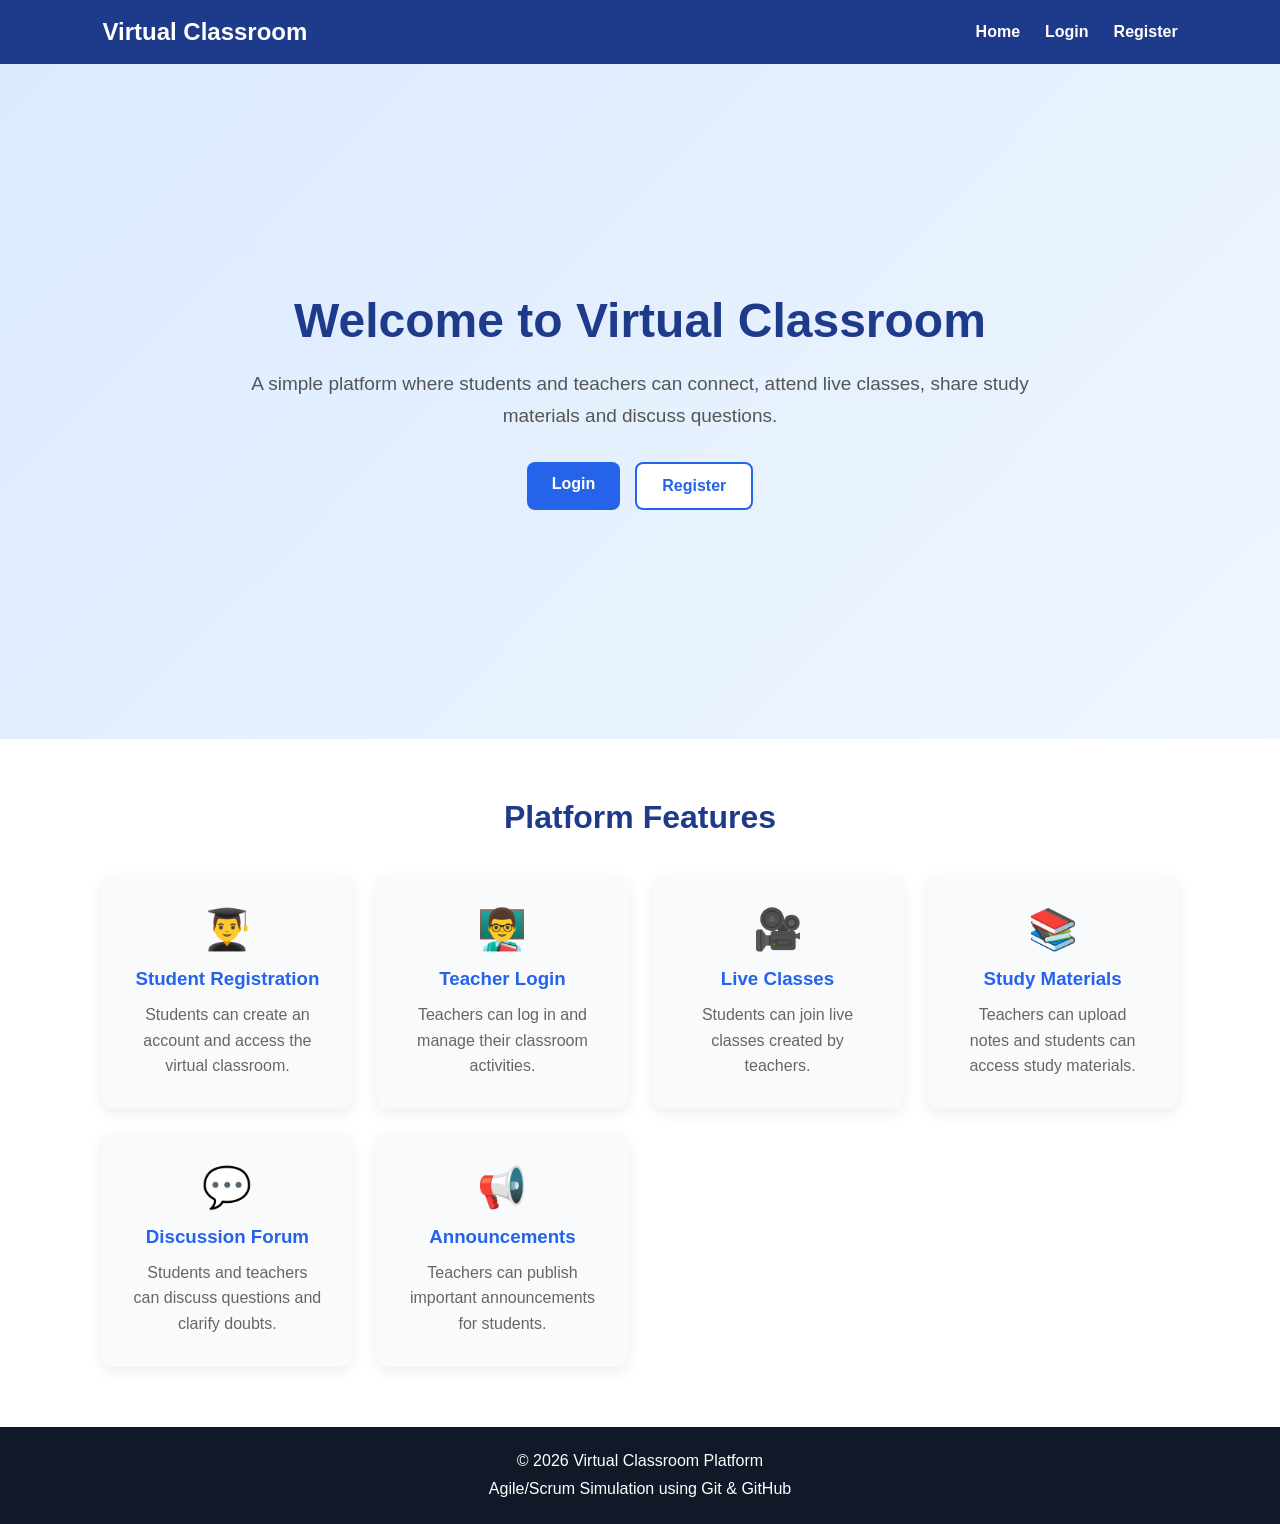
<file: index.html>
<!DOCTYPE html>
<html lang="en">
<head>
    <meta charset="UTF-8">
    <meta name="viewport" content="width=device-width, initial-scale=1.0">

    <title>Virtual Classroom Platform</title>

    <link rel="stylesheet" href="style.css">
</head>

<body>

    <!-- Navigation Bar -->
    <header>
        <div class="logo">
            Virtual Classroom
        </div>

        <nav>
            <a href="index.html">Home</a>
            <a href="login.html">Login</a>
            <a href="register.html">Register</a>
        </nav>
    </header>


    <!-- Hero Section -->
    <section class="hero">

        <div class="hero-content">

            <h1>
                Welcome to Virtual Classroom
            </h1>

            <p>
                A simple platform where students and teachers
                can connect, attend live classes, share study
                materials and discuss questions.
            </p>

            <div class="hero-buttons">

                <a href="login.html" class="btn primary-btn">
                    Login
                </a>

                <a href="register.html" class="btn secondary-btn">
                    Register
                </a>

            </div>

        </div>

    </section>


    <!-- Features Section -->
    <section class="features">

        <h2>
            Platform Features
        </h2>

        <div class="feature-container">

            <!-- Feature 1 -->
            <div class="feature-card">

                <div class="feature-icon">
                    👨‍🎓
                </div>

                <h3>
                    Student Registration
                </h3>

                <p>
                    Students can create an account and access
                    the virtual classroom.
                </p>

            </div>


            <!-- Feature 2 -->
            <div class="feature-card">

                <div class="feature-icon">
                    👨‍🏫
                </div>

                <h3>
                    Teacher Login
                </h3>

                <p>
                    Teachers can log in and manage their
                    classroom activities.
                </p>

            </div>


            <!-- Feature 3 -->
            <div class="feature-card">

                <div class="feature-icon">
                    🎥
                </div>

                <h3>
                    Live Classes
                </h3>

                <p>
                    Students can join live classes created
                    by teachers.
                </p>

            </div>


            <!-- Feature 4 -->
            <div class="feature-card">

                <div class="feature-icon">
                    📚
                </div>

                <h3>
                    Study Materials
                </h3>

                <p>
                    Teachers can upload notes and students
                    can access study materials.
                </p>

            </div>


            <!-- Feature 5 -->
            <div class="feature-card">

                <div class="feature-icon">
                    💬
                </div>

                <h3>
                    Discussion Forum
                </h3>

                <p>
                    Students and teachers can discuss
                    questions and clarify doubts.
                </p>

            </div>


            <!-- Feature 6 -->
            <div class="feature-card">

                <div class="feature-icon">
                    📢
                </div>

                <h3>
                    Announcements
                </h3>

                <p>
                    Teachers can publish important
                    announcements for students.
                </p>

            </div>

        </div>

    </section>


    <!-- Footer -->
    <footer>

        <p>
            © 2026 Virtual Classroom Platform
        </p>

        <p>
            Agile/Scrum Simulation using Git & GitHub
        </p>

    </footer>

</body>
</html>
</file>
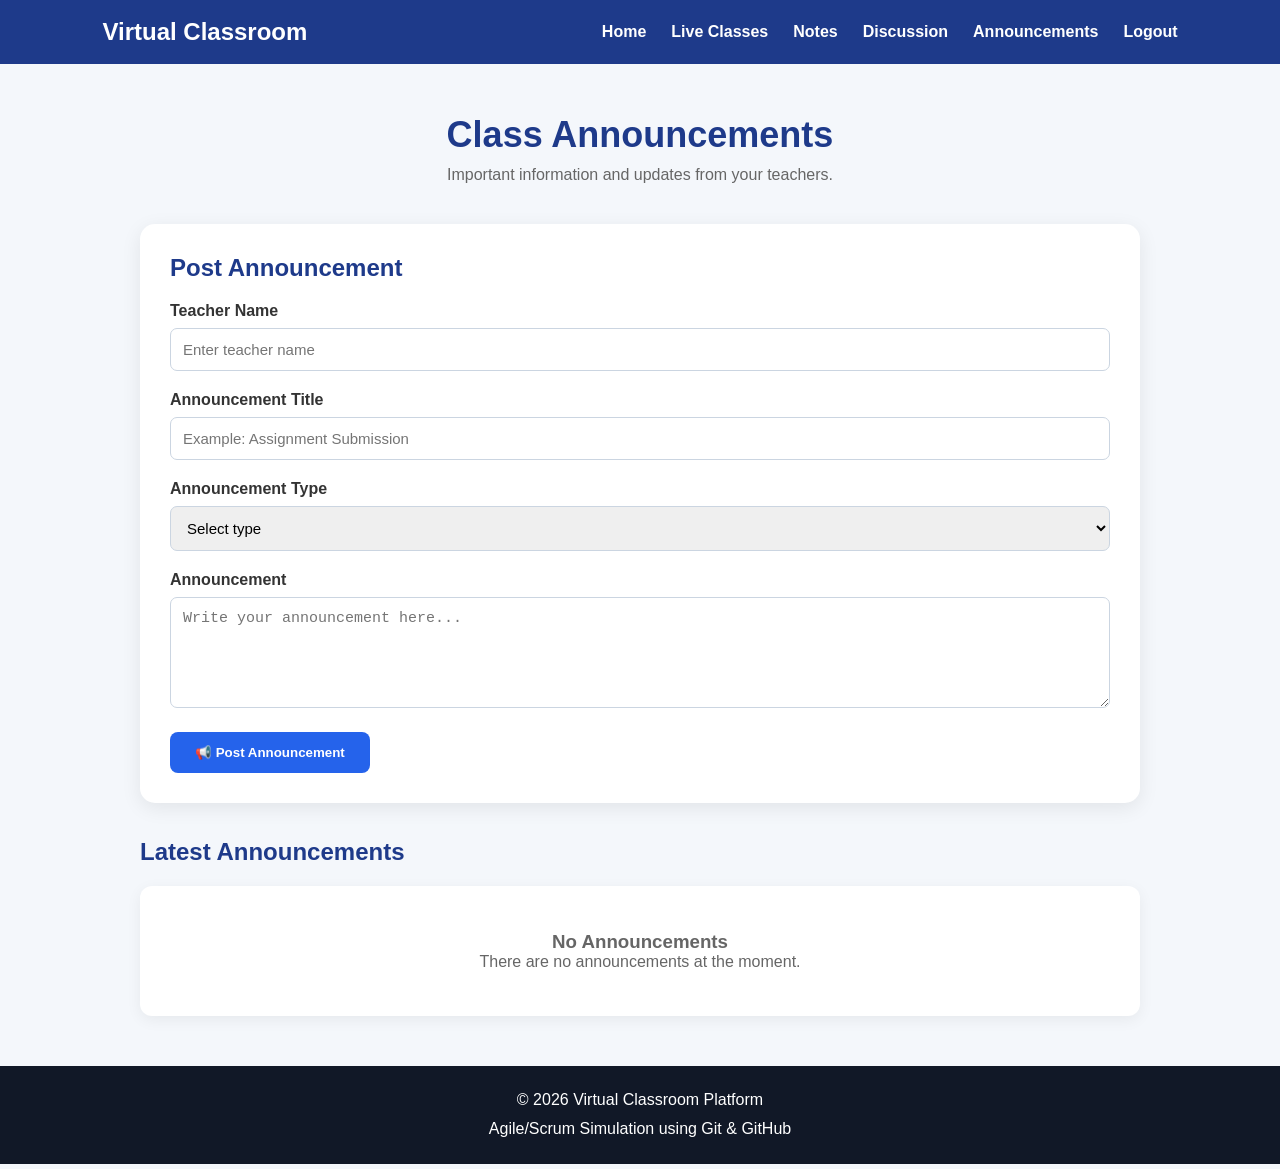
<file: announcements.html>
<!DOCTYPE html>
<html lang="en">

<head>

    <meta charset="UTF-8">

    <meta
        name="viewport"
        content="width=device-width, initial-scale=1.0"
    >

    <title>Announcements - Virtual Classroom</title>

    <link rel="stylesheet" href="style.css">

    <style>

        .announcement-section {
            min-height: calc(100vh - 150px);

            padding: 50px 8%;

            background: #f4f7fb;
        }


        .page-title {
            text-align: center;

            color: #1e3a8a;

            margin-bottom: 10px;

            font-size: 36px;
        }


        .page-description {
            text-align: center;

            color: #666;

            margin-bottom: 40px;
        }


        .announcement-container {
            max-width: 1000px;

            margin: auto;
        }


        /* Create Announcement */

        .create-announcement {
            background: white;

            padding: 30px;

            border-radius: 15px;

            margin-bottom: 35px;

            box-shadow:
                0 5px 20px
                rgba(0, 0, 0, 0.08);
        }


        .create-announcement h2 {
            color: #1e3a8a;

            margin-bottom: 20px;
        }


        /* Announcement List */

        .announcement-list h2 {
            color: #1e3a8a;

            margin-bottom: 20px;
        }


        .announcement-card {
            background: white;

            padding: 25px;

            border-radius: 12px;

            margin-bottom: 20px;

            border-left: 5px solid #2563eb;

            box-shadow:
                0 4px 15px
                rgba(0, 0, 0, 0.07);

            transition: 0.3s;
        }


        .announcement-card:hover {
            transform: translateY(-3px);

            box-shadow:
                0 8px 20px
                rgba(0, 0, 0, 0.10);
        }


        .announcement-header {
            display: flex;

            justify-content: space-between;

            align-items: center;

            margin-bottom: 12px;
        }


        .announcement-title {
            color: #1e3a8a;

            font-size: 21px;

            font-weight: bold;
        }


        .announcement-date {
            color: #888;

            font-size: 13px;
        }


        .announcement-teacher {
            color: #2563eb;

            font-size: 14px;

            font-weight: bold;

            margin-bottom: 10px;
        }


        .announcement-text {
            color: #555;

            line-height: 1.7;

            margin-bottom: 15px;

            white-space: pre-wrap;
        }


        .delete-btn {
            background: #dc2626;

            color: white;

            border: none;

            padding: 8px 14px;

            border-radius: 6px;

            cursor: pointer;

            font-weight: bold;
        }


        .delete-btn:hover {
            background: #b91c1c;
        }


        .empty-message {
            background: white;

            padding: 45px;

            text-align: center;

            border-radius: 12px;

            color: #666;

            box-shadow:
                0 4px 15px
                rgba(0, 0, 0, 0.06);
        }


        .important {
            border-left-color: #dc2626;
        }


        .important-label {
            display: inline-block;

            background: #fee2e2;

            color: #b91c1c;

            padding: 5px 10px;

            border-radius: 20px;

            font-size: 12px;

            font-weight: bold;

            margin-bottom: 10px;
        }


        @media (max-width: 700px) {

            .announcement-section {
                padding: 30px 5%;
            }


            .announcement-header {
                flex-direction: column;

                align-items: flex-start;

                gap: 8px;
            }

        }

    </style>

</head>


<body>


    <!-- Navigation Bar -->

    <header>

        <div class="logo">
            Virtual Classroom
        </div>


        <nav>

            <a href="index.html">
                Home
            </a>

            <a href="live-class.html">
                Live Classes
            </a>

            <a href="download-notes.html">
                Notes
            </a>

            <a href="discussion.html">
                Discussion
            </a>

            <a href="announcements.html">
                Announcements
            </a>

            <a href="login.html">
                Logout
            </a>

        </nav>

    </header>


    <!-- Announcements Section -->

    <section class="announcement-section">

        <h1 class="page-title">
            Class Announcements
        </h1>


        <p class="page-description">
            Important information and updates from your teachers.
        </p>


        <div class="announcement-container">


            <!-- Create Announcement -->

            <div class="create-announcement">

                <h2>
                    Post Announcement
                </h2>


                <form id="announcementForm">


                    <!-- Teacher Name -->

                    <div class="form-group">

                        <label for="teacherName">
                            Teacher Name
                        </label>

                        <input
                            type="text"
                            id="teacherName"
                            placeholder="Enter teacher name"
                            required
                        >

                    </div>


                    <!-- Announcement Title -->

                    <div class="form-group">

                        <label for="announcementTitle">
                            Announcement Title
                        </label>

                        <input
                            type="text"
                            id="announcementTitle"
                            placeholder="Example: Assignment Submission"
                            required
                        >

                    </div>


                    <!-- Announcement Type -->

                    <div class="form-group">

                        <label for="announcementType">
                            Announcement Type
                        </label>

                        <select
                            id="announcementType"
                            required
                        >

                            <option value="">
                                Select type
                            </option>

                            <option value="normal">
                                Normal
                            </option>

                            <option value="important">
                                Important
                            </option>

                        </select>

                    </div>


                    <!-- Announcement Content -->

                    <div class="form-group">

                        <label for="announcementText">
                            Announcement
                        </label>

                        <textarea
                            id="announcementText"
                            rows="5"
                            placeholder="Write your announcement here..."
                            required
                        ></textarea>

                    </div>


                    <!-- Submit -->

                    <button
                        type="submit"
                        class="btn primary-btn"
                    >
                        📢 Post Announcement
                    </button>


                </form>

            </div>


            <!-- Announcement List -->

            <div class="announcement-list">

                <h2>
                    Latest Announcements
                </h2>


                <div id="announcementContainer">

                    <!-- Announcements appear here -->

                </div>

            </div>


        </div>

    </section>


    <!-- Footer -->

    <footer>

        <p>
            © 2026 Virtual Classroom Platform
        </p>


        <p>
            Agile/Scrum Simulation using Git & GitHub
        </p>

    </footer>


    <!-- JavaScript -->

    <script>

        const announcementForm =
            document.getElementById(
                "announcementForm"
            );


        const announcementContainer =
            document.getElementById(
                "announcementContainer"
            );


        /*
         * Load announcements
         * from localStorage.
         */

        let announcements =
            JSON.parse(
                localStorage.getItem(
                    "announcements"
                )
            ) || [];


        displayAnnouncements();


        /*
         * Post Announcement
         */

        announcementForm.addEventListener(
            "submit",
            function(event) {

                event.preventDefault();


                const teacherName =
                    document
                        .getElementById(
                            "teacherName"
                        )
                        .value
                        .trim();


                const title =
                    document
                        .getElementById(
                            "announcementTitle"
                        )
                        .value
                        .trim();


                const type =
                    document
                        .getElementById(
                            "announcementType"
                        )
                        .value;


                const text =
                    document
                        .getElementById(
                            "announcementText"
                        )
                        .value
                        .trim();


                const announcement = {

                    id: Date.now(),

                    teacher:
                        teacherName,

                    title:
                        title,

                    type:
                        type,

                    text:
                        text,

                    date:
                        new Date()
                            .toLocaleString()

                };


                announcements.push(
                    announcement
                );


                saveAnnouncements();


                announcementForm.reset();


                displayAnnouncements();


                alert(
                    "Announcement posted successfully!"
                );

            }
        );


        /*
         * Save announcements
         */

        function saveAnnouncements() {

            localStorage.setItem(
                "announcements",
                JSON.stringify(
                    announcements
                )
            );

        }


        /*
         * Display announcements
         */

        function displayAnnouncements() {

            announcementContainer.innerHTML =
                "";


            if (
                announcements.length === 0
            ) {

                announcementContainer.innerHTML = `

                    <div class="empty-message">

                        <h3>
                            No Announcements
                        </h3>

                        <p>
                            There are no announcements at the moment.
                        </p>

                    </div>

                `;

                return;

            }


            /*
             * Show latest announcement first.
             */

            const sortedAnnouncements =
                [...announcements].reverse();


            sortedAnnouncements.forEach(
                function(announcement) {

                    const card =
                        document.createElement(
                            "div"
                        );


                    card.className =
                        "announcement-card";


                    if (
                        announcement.type ===
                        "important"
                    ) {

                        card.classList.add(
                            "important"
                        );

                    }


                    let importantLabel = "";


                    if (
                        announcement.type ===
                        "important"
                    ) {

                        importantLabel = `

                            <span class="important-label">
                                ⚠ IMPORTANT
                            </span>

                        `;

                    }


                    card.innerHTML = `

                        ${importantLabel}


                        <div class="announcement-header">

                            <div class="announcement-title">

                                ${announcement.title}

                            </div>


                            <div class="announcement-date">

                                ${announcement.date}

                            </div>

                        </div>


                        <div class="announcement-teacher">

                            👨‍🏫
                            Posted by:
                            ${announcement.teacher}

                        </div>


                        <div class="announcement-text">

                            ${announcement.text}

                        </div>


                        <button
                            class="delete-btn"
                            onclick="deleteAnnouncement(${announcement.id})"
                        >
                            Delete
                        </button>

                    `;


                    announcementContainer.appendChild(
                        card
                    );

                }
            );

        }


        /*
         * Delete Announcement
         */

        function deleteAnnouncement(id) {

            const confirmed =
                confirm(
                    "Are you sure you want to delete this announcement?"
                );


            if (!confirmed) {
                return;
            }


            announcements =
                announcements.filter(
                    function(announcement) {

                        return (
                            announcement.id !== id
                        );

                    }
                );


            saveAnnouncements();


            displayAnnouncements();

        }

    </script>


</body>

</html>
</file>
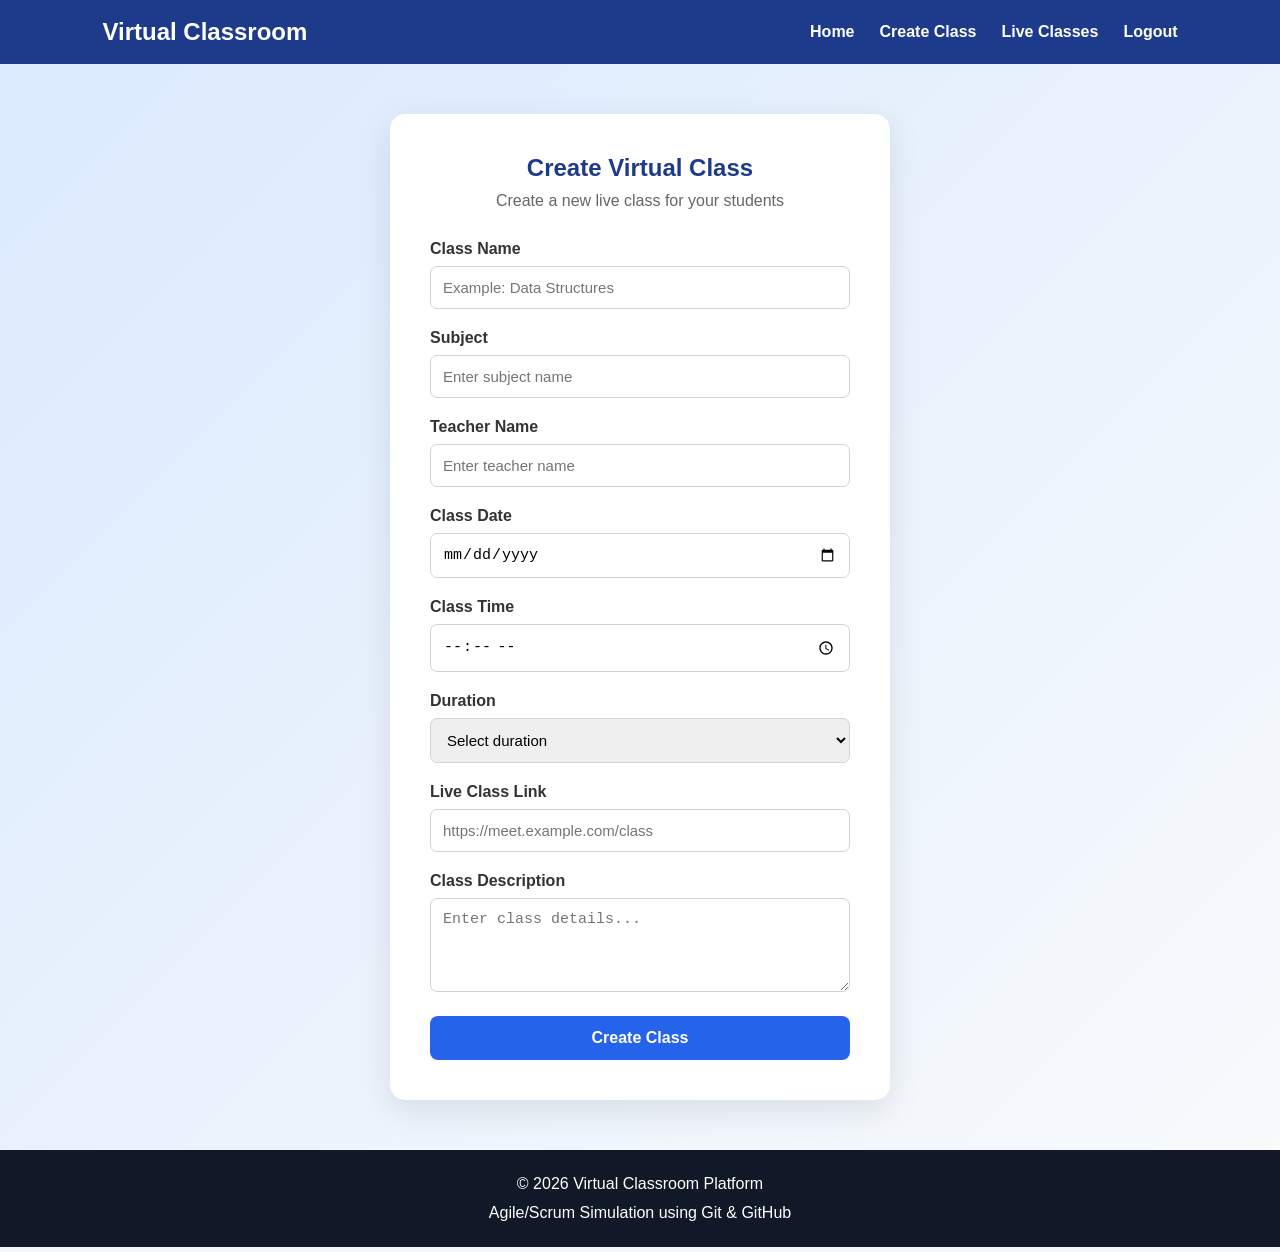
<file: create-class.html>
<!DOCTYPE html>
<html lang="en">

<head>
    <meta charset="UTF-8">
    <meta name="viewport" content="width=device-width, initial-scale=1.0">

    <title>Create Virtual Class - Virtual Classroom</title>

    <link rel="stylesheet" href="style.css">
</head>

<body>

    <!-- Navigation Bar -->
    <header>

        <div class="logo">
            Virtual Classroom
        </div>

        <nav>
            <a href="index.html">Home</a>
            <a href="create-class.html">Create Class</a>
            <a href="live-class.html">Live Classes</a>
            <a href="login.html">Logout</a>
        </nav>

    </header>


    <!-- Create Class Section -->
    <section class="auth-section">

        <div class="auth-container">

            <h1>
                Create Virtual Class
            </h1>

            <p class="auth-subtitle">
                Create a new live class for your students
            </p>


            <!-- Create Class Form -->
            <form id="classForm">

                <!-- Class Name -->
                <div class="form-group">

                    <label for="className">
                        Class Name
                    </label>

                    <input
                        type="text"
                        id="className"
                        placeholder="Example: Data Structures"
                        required
                    >

                </div>


                <!-- Subject -->
                <div class="form-group">

                    <label for="subject">
                        Subject
                    </label>

                    <input
                        type="text"
                        id="subject"
                        placeholder="Enter subject name"
                        required
                    >

                </div>


                <!-- Teacher Name -->
                <div class="form-group">

                    <label for="teacher">
                        Teacher Name
                    </label>

                    <input
                        type="text"
                        id="teacher"
                        placeholder="Enter teacher name"
                        required
                    >

                </div>


                <!-- Date -->
                <div class="form-group">

                    <label for="date">
                        Class Date
                    </label>

                    <input
                        type="date"
                        id="date"
                        required
                    >

                </div>


                <!-- Time -->
                <div class="form-group">

                    <label for="time">
                        Class Time
                    </label>

                    <input
                        type="time"
                        id="time"
                        required
                    >

                </div>


                <!-- Duration -->
                <div class="form-group">

                    <label for="duration">
                        Duration
                    </label>

                    <select id="duration" required>

                        <option value="">
                            Select duration
                        </option>

                        <option value="30">
                            30 Minutes
                        </option>

                        <option value="60">
                            1 Hour
                        </option>

                        <option value="90">
                            1.5 Hours
                        </option>

                        <option value="120">
                            2 Hours
                        </option>

                    </select>

                </div>


                <!-- Meeting Link -->
                <div class="form-group">

                    <label for="meetingLink">
                        Live Class Link
                    </label>

                    <input
                        type="url"
                        id="meetingLink"
                        placeholder="https://meet.example.com/class"
                        required
                    >

                </div>


                <!-- Description -->
                <div class="form-group">

                    <label for="description">
                        Class Description
                    </label>

                    <textarea
                        id="description"
                        rows="4"
                        placeholder="Enter class details..."
                    ></textarea>

                </div>


                <!-- Submit -->
                <button
                    type="submit"
                    class="btn primary-btn login-btn"
                >
                    Create Class
                </button>

            </form>

        </div>

    </section>


    <!-- Footer -->
    <footer>

        <p>
            © 2026 Virtual Classroom Platform
        </p>

        <p>
            Agile/Scrum Simulation using Git & GitHub
        </p>

    </footer>


    <!-- JavaScript -->
    <script>

        document
            .getElementById("classForm")
            .addEventListener("submit", function(event) {

                event.preventDefault();


                const classData = {

                    className:
                        document.getElementById("className").value,

                    subject:
                        document.getElementById("subject").value,

                    teacher:
                        document.getElementById("teacher").value,

                    date:
                        document.getElementById("date").value,

                    time:
                        document.getElementById("time").value,

                    duration:
                        document.getElementById("duration").value,

                    meetingLink:
                        document.getElementById("meetingLink").value,

                    description:
                        document.getElementById("description").value

                };


                /*
                 * Store the class temporarily in
                 * browser localStorage.
                 *
                 * A real application would store
                 * this information in a database.
                 */

                localStorage.setItem(
                    "virtualClass",
                    JSON.stringify(classData)
                );


                alert(
                    "Virtual class created successfully!"
                );


                window.location.href =
                    "live-class.html";

            });

    </script>

</body>

</html>
</file>
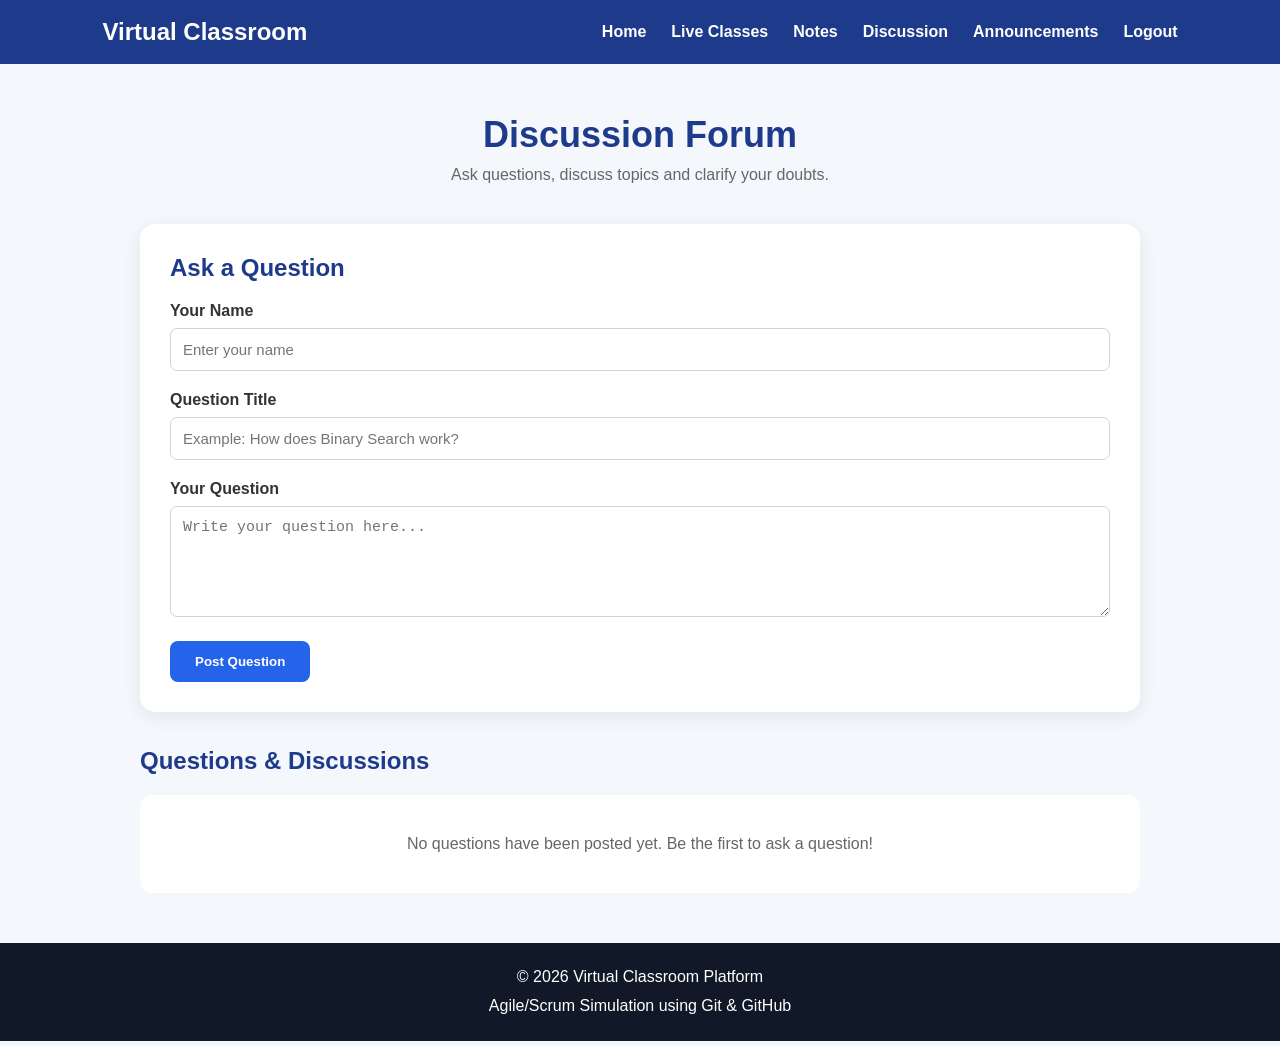
<file: discussion.html>
<!DOCTYPE html>
<html lang="en">

<head>

    <meta charset="UTF-8">

    <meta
        name="viewport"
        content="width=device-width, initial-scale=1.0"
    >

    <title>Discussion Forum - Virtual Classroom</title>

    <link rel="stylesheet" href="style.css">

    <style>

        .discussion-section {
            min-height: calc(100vh - 150px);

            padding: 50px 8%;

            background: #f4f7fb;
        }


        .page-title {
            text-align: center;

            color: #1e3a8a;

            margin-bottom: 10px;

            font-size: 36px;
        }


        .page-description {
            text-align: center;

            color: #666;

            margin-bottom: 40px;
        }


        .discussion-container {
            max-width: 1000px;

            margin: auto;
        }


        .question-form {
            background: white;

            padding: 30px;

            border-radius: 15px;

            margin-bottom: 35px;

            box-shadow:
                0 5px 20px
                rgba(0, 0, 0, 0.08);
        }


        .question-form h2 {
            color: #1e3a8a;

            margin-bottom: 20px;
        }


        .questions-list h2 {
            color: #1e3a8a;

            margin-bottom: 20px;
        }


        .question-card {
            background: white;

            padding: 25px;

            border-radius: 12px;

            margin-bottom: 20px;

            box-shadow:
                0 4px 15px
                rgba(0, 0, 0, 0.07);
        }


        .question-header {
            display: flex;

            justify-content: space-between;

            align-items: center;

            margin-bottom: 15px;
        }


        .student-name {
            font-weight: bold;

            color: #2563eb;
        }


        .question-date {
            color: #888;

            font-size: 13px;
        }


        .question-title {
            color: #1e3a8a;

            font-size: 21px;

            margin-bottom: 10px;
        }


        .question-text {
            color: #555;

            line-height: 1.7;

            margin-bottom: 20px;
        }


        .reply-section {
            background: #f8fafc;

            border-left: 4px solid #2563eb;

            padding: 15px;

            border-radius: 5px;

            margin-top: 15px;
        }


        .reply-header {
            color: #166534;

            font-weight: bold;

            margin-bottom: 8px;
        }


        .reply-text {
            color: #555;

            line-height: 1.6;
        }


        .reply-form {
            margin-top: 15px;

            display: none;
        }


        .reply-form textarea {
            width: 100%;

            padding: 12px;

            border: 1px solid #cbd5e1;

            border-radius: 7px;

            resize: vertical;

            margin-bottom: 10px;
        }


        .reply-btn {
            background: #16a34a;

            color: white;

            border: none;

            padding: 9px 16px;

            border-radius: 6px;

            cursor: pointer;

            font-weight: bold;
        }


        .reply-btn:hover {
            background: #15803d;
        }


        .show-reply-btn {
            background: #2563eb;

            color: white;

            border: none;

            padding: 9px 16px;

            border-radius: 6px;

            cursor: pointer;

            font-weight: bold;
        }


        .show-reply-btn:hover {
            background: #1d4ed8;
        }


        .delete-question-btn {
            background: #dc2626;

            color: white;

            border: none;

            padding: 8px 12px;

            border-radius: 6px;

            cursor: pointer;

            margin-left: 8px;
        }


        .delete-question-btn:hover {
            background: #b91c1c;
        }


        .empty-message {
            background: white;

            padding: 40px;

            text-align: center;

            border-radius: 12px;

            color: #666;
        }


        @media (max-width: 700px) {

            .discussion-section {
                padding: 30px 5%;
            }


            .question-header {
                flex-direction: column;

                align-items: flex-start;

                gap: 8px;
            }

        }

    </style>

</head>


<body>


    <!-- Navigation Bar -->

    <header>

        <div class="logo">
            Virtual Classroom
        </div>


        <nav>

            <a href="index.html">
                Home
            </a>

            <a href="live-class.html">
                Live Classes
            </a>

            <a href="download-notes.html">
                Notes
            </a>

            <a href="discussion.html">
                Discussion
            </a>

            <a href="announcements.html">
                Announcements
            </a>

            <a href="login.html">
                Logout
            </a>

        </nav>

    </header>


    <!-- Discussion Section -->

    <section class="discussion-section">

        <h1 class="page-title">
            Discussion Forum
        </h1>


        <p class="page-description">
            Ask questions, discuss topics and clarify your doubts.
        </p>


        <div class="discussion-container">


            <!-- Ask Question -->

            <div class="question-form">

                <h2>
                    Ask a Question
                </h2>


                <form id="questionForm">


                    <div class="form-group">

                        <label for="studentName">
                            Your Name
                        </label>

                        <input
                            type="text"
                            id="studentName"
                            placeholder="Enter your name"
                            required
                        >

                    </div>


                    <div class="form-group">

                        <label for="questionTitle">
                            Question Title
                        </label>

                        <input
                            type="text"
                            id="questionTitle"
                            placeholder="Example: How does Binary Search work?"
                            required
                        >

                    </div>


                    <div class="form-group">

                        <label for="questionText">
                            Your Question
                        </label>

                        <textarea
                            id="questionText"
                            rows="5"
                            placeholder="Write your question here..."
                            required
                        ></textarea>

                    </div>


                    <button
                        type="submit"
                        class="btn primary-btn"
                    >
                        Post Question
                    </button>


                </form>

            </div>


            <!-- Questions -->

            <div class="questions-list">

                <h2>
                    Questions & Discussions
                </h2>


                <div id="questionsContainer">

                    <!-- Questions appear here -->

                </div>

            </div>


        </div>

    </section>


    <!-- Footer -->

    <footer>

        <p>
            © 2026 Virtual Classroom Platform
        </p>


        <p>
            Agile/Scrum Simulation using Git & GitHub
        </p>

    </footer>


    <!-- JavaScript -->

    <script>

        const questionForm =
            document.getElementById(
                "questionForm"
            );


        const questionsContainer =
            document.getElementById(
                "questionsContainer"
            );


        /*
         * Load questions from localStorage.
         */

        let questions =
            JSON.parse(
                localStorage.getItem(
                    "discussionQuestions"
                )
            ) || [];


        displayQuestions();


        /*
         * Post Question
         */

        questionForm.addEventListener(
            "submit",
            function(event) {

                event.preventDefault();


                const studentName =
                    document
                        .getElementById(
                            "studentName"
                        )
                        .value
                        .trim();


                const questionTitle =
                    document
                        .getElementById(
                            "questionTitle"
                        )
                        .value
                        .trim();


                const questionText =
                    document
                        .getElementById(
                            "questionText"
                        )
                        .value
                        .trim();


                const question = {

                    id: Date.now(),

                    student:
                        studentName,

                    title:
                        questionTitle,

                    text:
                        questionText,

                    date:
                        new Date()
                            .toLocaleString(),

                    reply: ""

                };


                questions.push(question);


                saveQuestions();


                questionForm.reset();


                displayQuestions();


                alert(
                    "Question posted successfully!"
                );

            }
        );


        /*
         * Save Questions
         */

        function saveQuestions() {

            localStorage.setItem(
                "discussionQuestions",
                JSON.stringify(
                    questions
                )
            );

        }


        /*
         * Display Questions
         */

        function displayQuestions() {

            questionsContainer.innerHTML = "";


            if (questions.length === 0) {

                questionsContainer.innerHTML = `

                    <div class="empty-message">

                        No questions have been posted yet.
                        Be the first to ask a question!

                    </div>

                `;

                return;

            }


            questions.forEach(
                function(question) {

                    const card =
                        document.createElement(
                            "div"
                        );


                    card.className =
                        "question-card";


                    let replyHTML = "";


                    /*
                     * If teacher has replied
                     */

                    if (question.reply) {

                        replyHTML = `

                            <div class="reply-section">

                                <div class="reply-header">
                                    👨‍🏫 Teacher Reply
                                </div>

                                <div class="reply-text">
                                    ${question.reply}
                                </div>

                            </div>

                        `;

                    }


                    card.innerHTML = `

                        <div class="question-header">

                            <span class="student-name">
                                👨‍🎓 ${question.student}
                            </span>

                            <span class="question-date">
                                ${question.date}
                            </span>

                        </div>


                        <h3 class="question-title">
                            ${question.title}
                        </h3>


                        <p class="question-text">
                            ${question.text}
                        </p>


                        ${replyHTML}


                        <div style="margin-top:15px;">

                            <button
                                class="show-reply-btn"
                                onclick="showReplyForm(${question.id})"
                            >
                                👨‍🏫 Reply
                            </button>


                            <button
                                class="delete-question-btn"
                                onclick="deleteQuestion(${question.id})"
                            >
                                Delete
                            </button>

                        </div>


                        <div
                            id="replyForm-${question.id}"
                            class="reply-form"
                        >

                            <textarea
                                id="replyText-${question.id}"
                                rows="3"
                                placeholder="Write teacher reply..."
                            ></textarea>


                            <button
                                class="reply-btn"
                                onclick="submitReply(${question.id})"
                            >
                                Post Reply
                            </button>

                        </div>

                    `;


                    questionsContainer.appendChild(
                        card
                    );

                }
            );

        }


        /*
         * Show Reply Form
         */

        function showReplyForm(id) {

            const form =
                document.getElementById(
                    "replyForm-" + id
                );


            if (form.style.display === "block") {

                form.style.display =
                    "none";

            }

            else {

                form.style.display =
                    "block";

            }

        }


        /*
         * Submit Teacher Reply
         */

        function submitReply(id) {

            const replyText =
                document
                    .getElementById(
                        "replyText-" + id
                    )
                    .value
                    .trim();


            if (replyText === "") {

                alert(
                    "Please enter a reply."
                );

                return;

            }


            const question =
                questions.find(
                    function(item) {

                        return item.id === id;

                    }
                );


            if (question) {

                question.reply =
                    replyText;

                saveQuestions();

                displayQuestions();

                alert(
                    "Teacher reply posted successfully!"
                );

            }

        }


        /*
         * Delete Question
         */

        function deleteQuestion(id) {

            const confirmed =
                confirm(
                    "Are you sure you want to delete this question?"
                );


            if (!confirmed) {
                return;
            }


            questions =
                questions.filter(
                    function(question) {

                        return question.id !== id;

                    }
                );


            saveQuestions();


            displayQuestions();

        }

    </script>


</body>

</html>
</file>
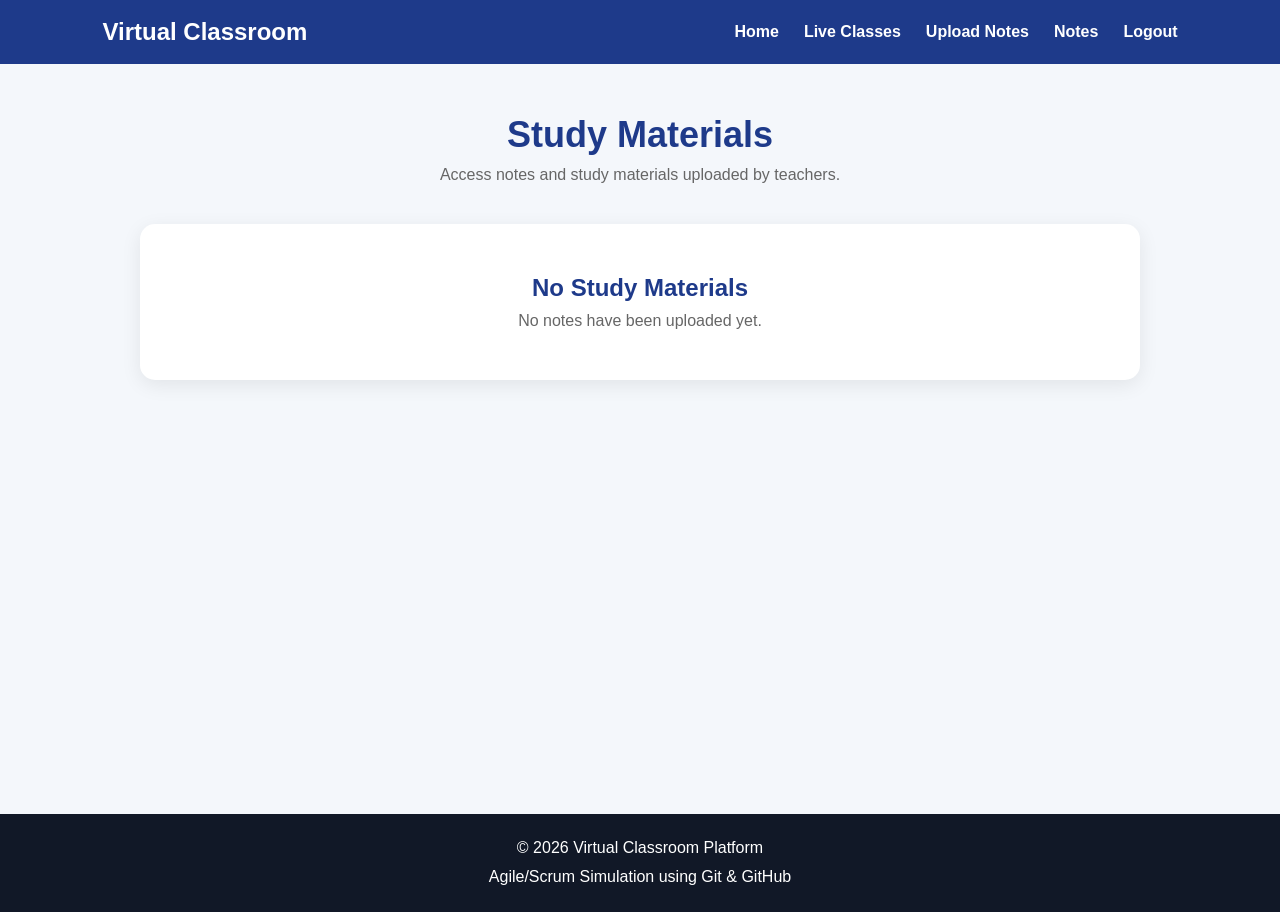
<file: download-notes.html>
<!DOCTYPE html>
<html lang="en">

<head>

    <meta charset="UTF-8">

    <meta
        name="viewport"
        content="width=device-width, initial-scale=1.0"
    >

    <title>Study Materials - Virtual Classroom</title>

    <link rel="stylesheet" href="style.css">

    <style>

        .notes-section {
            min-height: calc(100vh - 150px);

            padding: 50px 8%;

            background: #f4f7fb;
        }


        .page-title {
            text-align: center;

            color: #1e3a8a;

            margin-bottom: 10px;

            font-size: 36px;
        }


        .page-description {
            text-align: center;

            color: #666;

            margin-bottom: 40px;
        }


        .notes-container {
            max-width: 1000px;

            margin: auto;
        }


        .notes-grid {
            display: grid;

            grid-template-columns:
                repeat(
                    auto-fit,
                    minmax(280px, 1fr)
                );

            gap: 25px;
        }


        .note-card {
            background: white;

            padding: 25px;

            border-radius: 15px;

            box-shadow:
                0 5px 20px
                rgba(0, 0, 0, 0.08);

            transition: 0.3s;
        }


        .note-card:hover {
            transform: translateY(-5px);

            box-shadow:
                0 10px 30px
                rgba(0, 0, 0, 0.12);
        }


        .note-icon {
            font-size: 45px;

            margin-bottom: 15px;
        }


        .note-card h2 {
            color: #1e3a8a;

            margin-bottom: 12px;
        }


        .note-details {
            color: #666;

            line-height: 1.8;

            margin-bottom: 20px;
        }


        .note-details strong {
            color: #333;
        }


        .download-btn {
            display: inline-block;

            background: #2563eb;

            color: white;

            padding: 11px 20px;

            border-radius: 7px;

            text-decoration: none;

            border: none;

            cursor: pointer;

            font-weight: bold;

            transition: 0.3s;
        }


        .download-btn:hover {
            background: #1d4ed8;

            transform: translateY(-2px);
        }


        .empty-message {
            text-align: center;

            background: white;

            padding: 50px;

            border-radius: 15px;

            box-shadow:
                0 5px 20px
                rgba(0, 0, 0, 0.08);
        }


        .empty-message h2 {
            color: #1e3a8a;

            margin-bottom: 10px;
        }


        .empty-message p {
            color: #666;
        }


        @media (max-width: 700px) {

            .notes-section {
                padding: 30px 5%;
            }

        }

    </style>

</head>


<body>


    <!-- Navigation Bar -->

    <header>

        <div class="logo">
            Virtual Classroom
        </div>


        <nav>

            <a href="index.html">
                Home
            </a>

            <a href="live-class.html">
                Live Classes
            </a>

            <a href="upload-notes.html">
                Upload Notes
            </a>

            <a href="download-notes.html">
                Notes
            </a>

            <a href="login.html">
                Logout
            </a>

        </nav>

    </header>


    <!-- Notes Section -->

    <section class="notes-section">

        <h1 class="page-title">
            Study Materials
        </h1>


        <p class="page-description">
            Access notes and study materials uploaded by teachers.
        </p>


        <div class="notes-container">

            <div
                id="notesGrid"
                class="notes-grid"
            >

                <!-- Notes will appear here -->

            </div>

        </div>

    </section>


    <!-- Footer -->

    <footer>

        <p>
            © 2026 Virtual Classroom Platform
        </p>


        <p>
            Agile/Scrum Simulation using Git & GitHub
        </p>

    </footer>


    <!-- JavaScript -->

    <script>

        const notesGrid =
            document.getElementById(
                "notesGrid"
            );


        /*
         * Get notes uploaded by
         * the teacher.
         */

        const notes =
            JSON.parse(
                localStorage.getItem("notes")
            ) || [];


        /*
         * Display Notes
         */

        function displayNotes() {

            notesGrid.innerHTML = "";


            /*
             * If no notes exist
             */

            if (notes.length === 0) {

                notesGrid.innerHTML = `

                    <div class="empty-message">

                        <h2>
                            No Study Materials
                        </h2>

                        <p>
                            No notes have been uploaded yet.
                        </p>

                    </div>

                `;

                return;

            }


            /*
             * Display every note
             */

            notes.forEach(
                function(note) {

                    const card =
                        document.createElement(
                            "div"
                        );


                    card.className =
                        "note-card";


                    card.innerHTML = `

                        <div class="note-icon">
                            📄
                        </div>


                        <h2>
                            ${note.title}
                        </h2>


                        <div class="note-details">

                            <div>
                                <strong>
                                    Subject:
                                </strong>

                                ${note.subject}
                            </div>


                            <div>
                                <strong>
                                    Teacher:
                                </strong>

                                ${note.teacher}
                            </div>


                            <div>
                                <strong>
                                    File:
                                </strong>

                                ${note.fileName}
                            </div>


                            <div>
                                <strong>
                                    Size:
                                </strong>

                                ${note.fileSize}
                            </div>


                            <div>
                                <strong>
                                    Uploaded:
                                </strong>

                                ${note.date}
                            </div>

                        </div>


                        <button
                            class="download-btn"
                            onclick="downloadNote('${escapeQuotes(note.fileName)}')"
                        >
                            ⬇ Download Note
                        </button>

                    `;


                    notesGrid.appendChild(
                        card
                    );

                }
            );

        }


        /*
         * Download Note
         *
         * Since this is a frontend-only project,
         * the uploaded file itself is not stored
         * permanently by localStorage.
         *
         * Therefore this creates a demonstration
         * download containing the note information.
         */

        function downloadNote(fileName) {

            const note =
                notes.find(
                    function(item) {

                        return item.fileName === fileName;

                    }
                );


            if (!note) {

                alert(
                    "Note could not be found."
                );

                return;

            }


            const content =

                "Virtual Classroom Platform\n\n" +

                "Study Material\n" +

                "--------------------------\n\n" +

                "Title: " +
                note.title +
                "\n" +

                "Subject: " +
                note.subject +
                "\n" +

                "Teacher: " +
                note.teacher +
                "\n" +

                "Original File: " +
                note.fileName +
                "\n" +

                "File Size: " +
                note.fileSize +
                "\n" +

                "Uploaded: " +
                note.date +
                "\n\n" +

                "This is a demonstration " +
                "download for the Virtual " +
                "Classroom project.";


            const blob =
                new Blob(
                    [content],
                    {
                        type: "text/plain"
                    }
                );


            const url =
                URL.createObjectURL(
                    blob
                );


            const link =
                document.createElement(
                    "a"
                );


            link.href = url;


            link.download =
                fileName +
                ".txt";


            document.body.appendChild(
                link
            );


            link.click();


            document.body.removeChild(
                link
            );


            URL.revokeObjectURL(
                url
            );


            alert(
                "Note information downloaded successfully!"
            );

        }


        /*
         * Prevent quote problems
         * inside JavaScript.
         */

        function escapeQuotes(value) {

            return value
                .replace(/'/g, "\\'")
                .replace(/"/g, '\\"');

        }


        /*
         * Load notes when page opens.
         */

        displayNotes();

    </script>


</body>

</html>
</file>
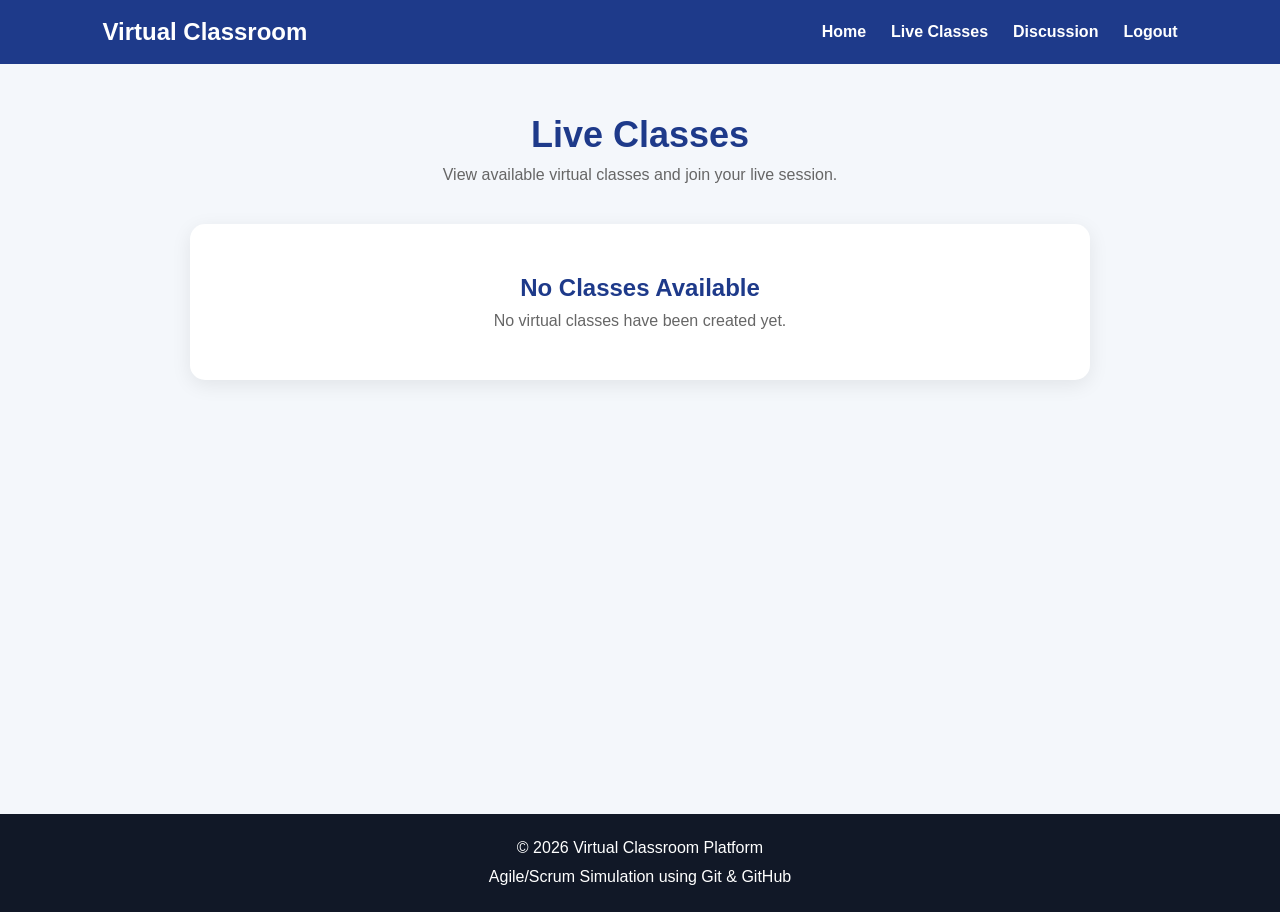
<file: live-class.html>
<!DOCTYPE html>
<html lang="en">

<head>
    <meta charset="UTF-8">
    <meta name="viewport" content="width=device-width, initial-scale=1.0">

    <title>Live Classes - Virtual Classroom</title>

    <link rel="stylesheet" href="style.css">

    <style>

        /* Live Class Page */

        .class-section {
            min-height: calc(100vh - 150px);
            padding: 50px 8%;
            background: #f4f7fb;
        }

        .page-title {
            text-align: center;
            color: #1e3a8a;
            margin-bottom: 10px;
            font-size: 36px;
        }

        .page-description {
            text-align: center;
            color: #666;
            margin-bottom: 40px;
        }

        .class-container {
            max-width: 900px;
            margin: auto;
        }

        .class-card {
            background: white;
            border-radius: 15px;
            padding: 30px;
            margin-bottom: 25px;

            box-shadow:
                0 5px 20px
                rgba(0, 0, 0, 0.08);

            transition: 0.3s;
        }

        .class-card:hover {
            transform: translateY(-5px);

            box-shadow:
                0 10px 30px
                rgba(0, 0, 0, 0.12);
        }

        .class-header {
            display: flex;
            justify-content: space-between;
            align-items: center;

            margin-bottom: 20px;
        }

        .class-header h2 {
            color: #1e3a8a;
        }

        .live-badge {
            background: #dc2626;
            color: white;

            padding: 6px 12px;

            border-radius: 20px;

            font-size: 13px;
            font-weight: bold;
        }

        .class-info {
            display: grid;

            grid-template-columns:
                repeat(2, 1fr);

            gap: 15px;

            margin-bottom: 20px;
        }

        .info-item {
            background: #f8fafc;

            padding: 15px;

            border-radius: 8px;
        }

        .info-item strong {
            display: block;

            color: #1e3a8a;

            margin-bottom: 5px;
        }

        .info-item span {
            color: #555;
        }

        .class-description {
            color: #666;

            line-height: 1.6;

            margin-bottom: 20px;
        }

        .join-btn {
            display: inline-block;

            background: #16a34a;

            color: white;

            padding: 12px 25px;

            border-radius: 8px;

            text-decoration: none;

            font-weight: bold;

            border: none;

            cursor: pointer;

            transition: 0.3s;
        }

        .join-btn:hover {
            background: #15803d;

            transform: translateY(-2px);
        }

        .no-class {
            text-align: center;

            background: white;

            padding: 50px;

            border-radius: 15px;

            box-shadow:
                0 5px 20px
                rgba(0, 0, 0, 0.08);
        }

        .no-class h2 {
            color: #1e3a8a;

            margin-bottom: 10px;
        }

        .no-class p {
            color: #666;
        }


        @media (max-width: 700px) {

            .class-info {
                grid-template-columns: 1fr;
            }

            .class-header {
                flex-direction: column;

                align-items: flex-start;

                gap: 10px;
            }

            .page-title {
                font-size: 30px;
            }

        }

    </style>

</head>

<body>


    <!-- Navigation Bar -->

    <header>

        <div class="logo">
            Virtual Classroom
        </div>

        <nav>

            <a href="index.html">
                Home
            </a>

            <a href="live-class.html">
                Live Classes
            </a>

            <a href="discussion.html">
                Discussion
            </a>

            <a href="login.html">
                Logout
            </a>

        </nav>

    </header>


    <!-- Live Classes -->

    <section class="class-section">

        <h1 class="page-title">
            Live Classes
        </h1>

        <p class="page-description">
            View available virtual classes and join your live session.
        </p>


        <div
            id="classContainer"
            class="class-container"
        >

            <!-- Class information will appear here -->

        </div>

    </section>


    <!-- Footer -->

    <footer>

        <p>
            © 2026 Virtual Classroom Platform
        </p>

        <p>
            Agile/Scrum Simulation using Git & GitHub
        </p>

    </footer>


    <!-- JavaScript -->

    <script>

        const classContainer =
            document.getElementById("classContainer");


        /*
         * Get class information created
         * by the teacher.
         */

        const savedClass =
            localStorage.getItem("virtualClass");


        if (savedClass) {

            const classData =
                JSON.parse(savedClass);


            /*
             * Create the class card.
             */

            classContainer.innerHTML = `

                <div class="class-card">

                    <div class="class-header">

                        <h2>
                            ${classData.className}
                        </h2>

                        <span class="live-badge">
                            LIVE CLASS
                        </span>

                    </div>


                    <div class="class-info">

                        <div class="info-item">

                            <strong>
                                Subject
                            </strong>

                            <span>
                                ${classData.subject}
                            </span>

                        </div>


                        <div class="info-item">

                            <strong>
                                Teacher
                            </strong>

                            <span>
                                ${classData.teacher}
                            </span>

                        </div>


                        <div class="info-item">

                            <strong>
                                Date
                            </strong>

                            <span>
                                ${classData.date}
                            </span>

                        </div>


                        <div class="info-item">

                            <strong>
                                Time
                            </strong>

                            <span>
                                ${classData.time}
                            </span>

                        </div>


                        <div class="info-item">

                            <strong>
                                Duration
                            </strong>

                            <span>
                                ${classData.duration} minutes
                            </span>

                        </div>

                    </div>


                    <p class="class-description">

                        ${classData.description ||
                        "Join this virtual class to attend the online lecture."}

                    </p>


                    <button
                        class="join-btn"
                        onclick="joinClass()"
                    >
                        🎥 Join Live Class
                    </button>

                </div>

            `;

        }


        else {

            /*
             * Show this when no class has
             * been created yet.
             */

            classContainer.innerHTML = `

                <div class="no-class">

                    <h2>
                        No Classes Available
                    </h2>

                    <p>
                        No virtual classes have been
                        created yet.
                    </p>

                </div>

            `;

        }


        /*
         * Join Class Function
         */

        function joinClass() {

            const savedClass =
                localStorage.getItem("virtualClass");


            if (!savedClass) {

                alert(
                    "No live class is available."
                );

                return;

            }


            const classData =
                JSON.parse(savedClass);


            /*
             * In a real application,
             * this would open a real
             * video conferencing system.
             */

            const confirmation =
                confirm(
                    "Join " +
                    classData.className +
                    " live class?"
                );


            if (confirmation) {

                /*
                 * Open the teacher's
                 * meeting link.
                 */

                window.open(
                    classData.meetingLink,
                    "_blank"
                );

            }

        }

    </script>


</body>

</html>
</file>
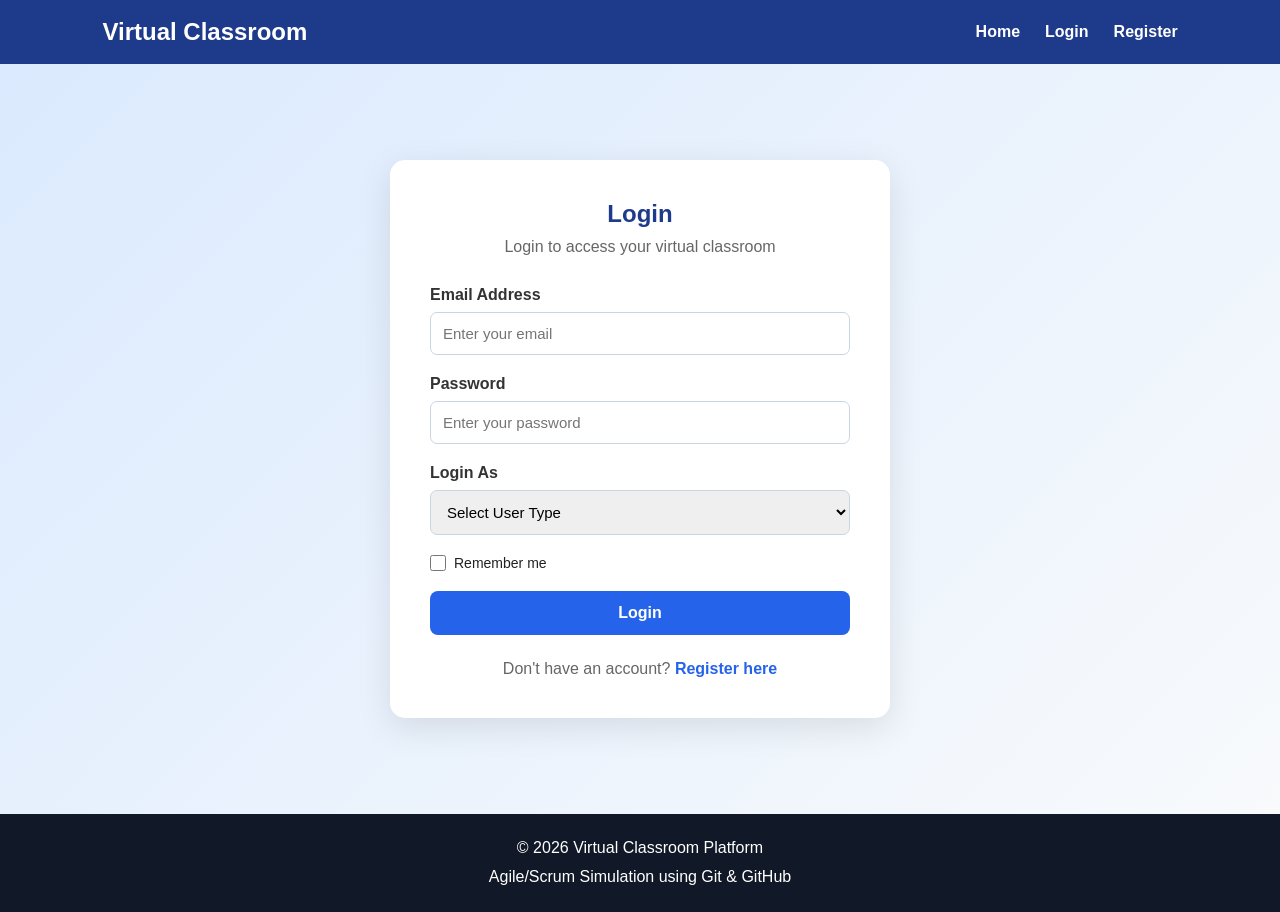
<file: login.html>
<!DOCTYPE html>
<html lang="en">

<head>
    <meta charset="UTF-8">
    <meta name="viewport" content="width=device-width, initial-scale=1.0">

    <title>Login - Virtual Classroom</title>

    <link rel="stylesheet" href="style.css">
</head>

<body>

    <!-- Navigation Bar -->
    <header>

        <div class="logo">
            Virtual Classroom
        </div>

        <nav>
            <a href="index.html">Home</a>
            <a href="login.html">Login</a>
            <a href="register.html">Register</a>
        </nav>

    </header>


    <!-- Login Section -->
    <section class="auth-section">

        <div class="auth-container">

            <h1>
                Login
            </h1>

            <p class="auth-subtitle">
                Login to access your virtual classroom
            </p>


            <!-- Login Form -->
            <form id="loginForm">

                <!-- Email -->
                <div class="form-group">

                    <label for="email">
                        Email Address
                    </label>

                    <input
                        type="email"
                        id="email"
                        name="email"
                        placeholder="Enter your email"
                        required
                    >

                </div>


                <!-- Password -->
                <div class="form-group">

                    <label for="password">
                        Password
                    </label>

                    <input
                        type="password"
                        id="password"
                        name="password"
                        placeholder="Enter your password"
                        required
                    >

                </div>


                <!-- User Type -->
                <div class="form-group">

                    <label for="userType">
                        Login As
                    </label>

                    <select id="userType" name="userType" required>

                        <option value="">
                            Select User Type
                        </option>

                        <option value="student">
                            Student
                        </option>

                        <option value="teacher">
                            Teacher
                        </option>

                    </select>

                </div>


                <!-- Remember Me -->
                <div class="remember">

                    <input
                        type="checkbox"
                        id="remember"
                    >

                    <label for="remember">
                        Remember me
                    </label>

                </div>


                <!-- Login Button -->
                <button
                    type="submit"
                    class="btn primary-btn login-btn"
                >
                    Login
                </button>

            </form>


            <!-- Register Link -->
            <p class="auth-link">

                Don't have an account?

                <a href="register.html">
                    Register here
                </a>

            </p>

        </div>

    </section>


    <!-- Footer -->
    <footer>

        <p>
            © 2026 Virtual Classroom Platform
        </p>

        <p>
            Agile/Scrum Simulation using Git & GitHub
        </p>

    </footer>


    <!-- Login JavaScript -->
    <script>

        document
            .getElementById("loginForm")
            .addEventListener("submit", function(event) {

                event.preventDefault();

                const email =
                    document.getElementById("email").value;

                const password =
                    document.getElementById("password").value;

                const userType =
                    document.getElementById("userType").value;


                if (
                    email === "" ||
                    password === "" ||
                    userType === ""
                ) {

                    alert("Please fill all fields.");

                    return;
                }


                /*
                 * This is a frontend demonstration.
                 * A real project would verify the
                 * credentials using a backend/database.
                 */

                if (userType === "student") {

                    alert(
                        "Student login successful!"
                    );

                    window.location.href =
                        "live-class.html";

                }

                else if (userType === "teacher") {

                    alert(
                        "Teacher login successful!"
                    );

                    window.location.href =
                        "create-class.html";

                }

            });

    </script>

</body>

</html>
</file>
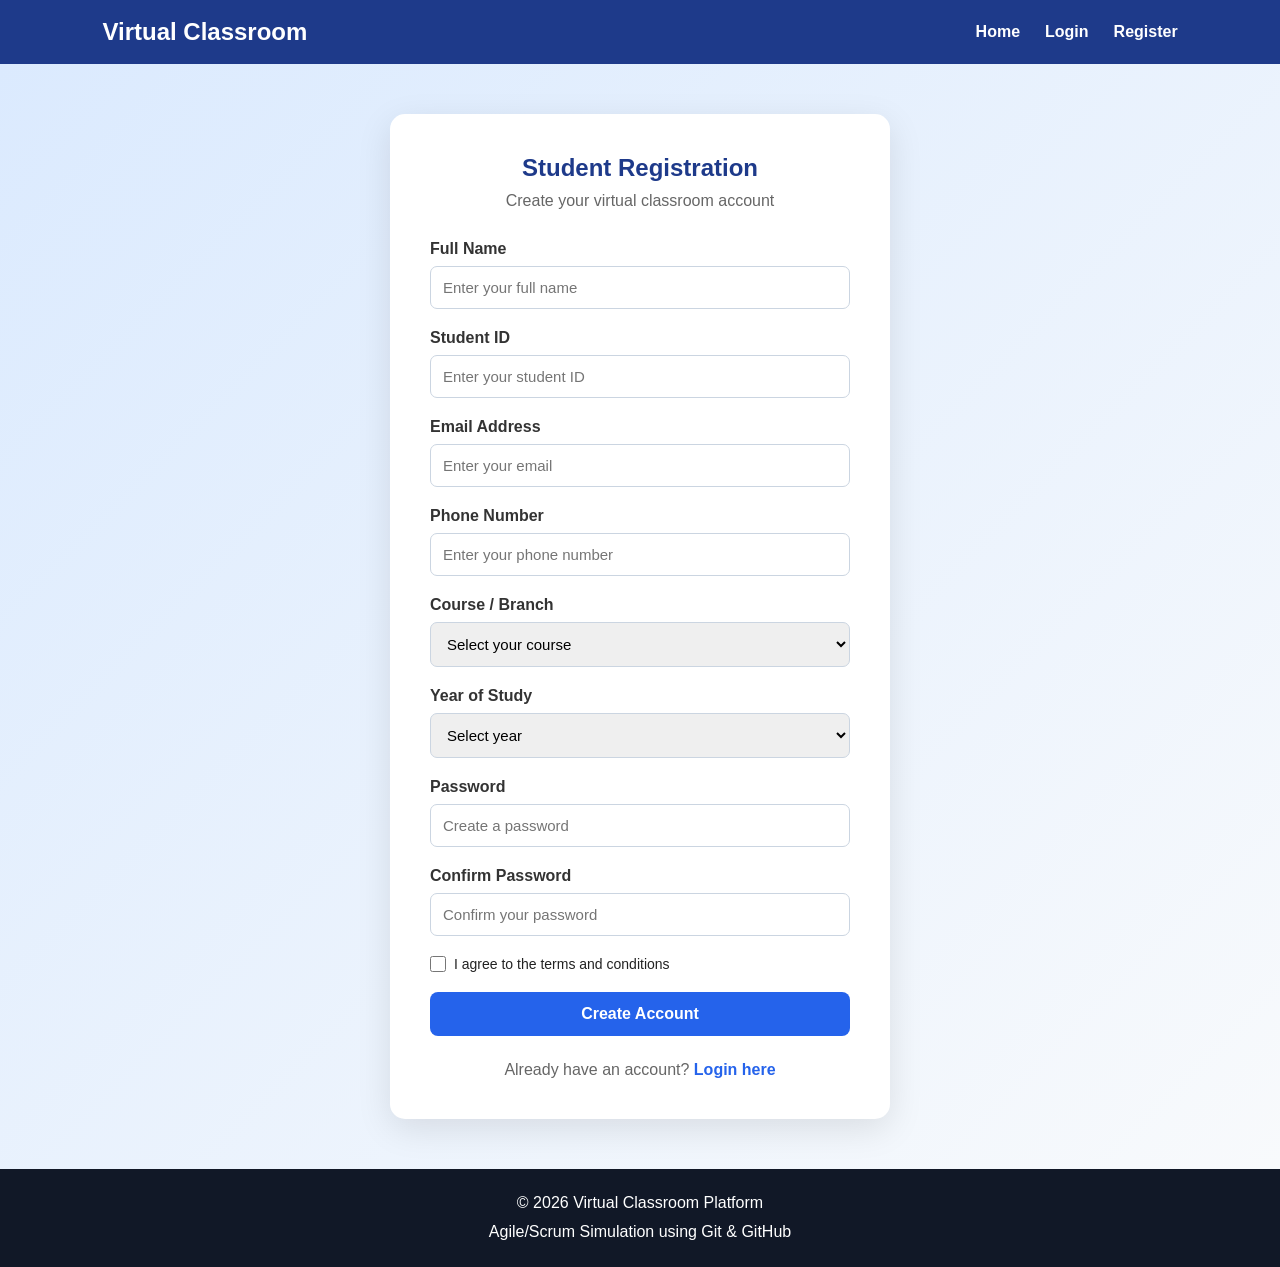
<file: register.html>
<!DOCTYPE html>
<html lang="en">

<head>
    <meta charset="UTF-8">
    <meta name="viewport" content="width=device-width, initial-scale=1.0">

    <title>Student Registration - Virtual Classroom</title>

    <link rel="stylesheet" href="style.css">
</head>

<body>

    <!-- Navigation Bar -->
    <header>

        <div class="logo">
            Virtual Classroom
        </div>

        <nav>
            <a href="index.html">Home</a>
            <a href="login.html">Login</a>
            <a href="register.html">Register</a>
        </nav>

    </header>


    <!-- Registration Section -->
    <section class="auth-section">

        <div class="auth-container">

            <h1>
                Student Registration
            </h1>

            <p class="auth-subtitle">
                Create your virtual classroom account
            </p>


            <!-- Registration Form -->
            <form id="registerForm">

                <!-- Full Name -->
                <div class="form-group">

                    <label for="name">
                        Full Name
                    </label>

                    <input
                        type="text"
                        id="name"
                        name="name"
                        placeholder="Enter your full name"
                        required
                    >

                </div>


                <!-- Student ID -->
                <div class="form-group">

                    <label for="studentId">
                        Student ID
                    </label>

                    <input
                        type="text"
                        id="studentId"
                        name="studentId"
                        placeholder="Enter your student ID"
                        required
                    >

                </div>


                <!-- Email -->
                <div class="form-group">

                    <label for="email">
                        Email Address
                    </label>

                    <input
                        type="email"
                        id="email"
                        name="email"
                        placeholder="Enter your email"
                        required
                    >

                </div>


                <!-- Phone -->
                <div class="form-group">

                    <label for="phone">
                        Phone Number
                    </label>

                    <input
                        type="tel"
                        id="phone"
                        name="phone"
                        placeholder="Enter your phone number"
                        required
                    >

                </div>


                <!-- Course -->
                <div class="form-group">

                    <label for="course">
                        Course / Branch
                    </label>

                    <select
                        id="course"
                        name="course"
                        required
                    >

                        <option value="">
                            Select your course
                        </option>

                        <option value="CSE">
                            Computer Science Engineering
                        </option>

                        <option value="AIML">
                            CSE - Artificial Intelligence & Machine Learning
                        </option>

                        <option value="ECE">
                            Electronics & Communication Engineering
                        </option>

                        <option value="EEE">
                            Electrical & Electronics Engineering
                        </option>

                        <option value="MECH">
                            Mechanical Engineering
                        </option>

                        <option value="CIVIL">
                            Civil Engineering
                        </option>

                    </select>

                </div>


                <!-- Year -->
                <div class="form-group">

                    <label for="year">
                        Year of Study
                    </label>

                    <select
                        id="year"
                        name="year"
                        required
                    >

                        <option value="">
                            Select year
                        </option>

                        <option value="1">
                            1st Year
                        </option>

                        <option value="2">
                            2nd Year
                        </option>

                        <option value="3">
                            3rd Year
                        </option>

                        <option value="4">
                            4th Year
                        </option>

                    </select>

                </div>


                <!-- Password -->
                <div class="form-group">

                    <label for="password">
                        Password
                    </label>

                    <input
                        type="password"
                        id="password"
                        name="password"
                        placeholder="Create a password"
                        minlength="6"
                        required
                    >

                </div>


                <!-- Confirm Password -->
                <div class="form-group">

                    <label for="confirmPassword">
                        Confirm Password
                    </label>

                    <input
                        type="password"
                        id="confirmPassword"
                        name="confirmPassword"
                        placeholder="Confirm your password"
                        minlength="6"
                        required
                    >

                </div>


                <!-- Terms -->
                <div class="remember">

                    <input
                        type="checkbox"
                        id="terms"
                        required
                    >

                    <label for="terms">
                        I agree to the terms and conditions
                    </label>

                </div>


                <!-- Register Button -->
                <button
                    type="submit"
                    class="btn primary-btn login-btn"
                >
                    Create Account
                </button>

            </form>


            <!-- Login Link -->
            <p class="auth-link">

                Already have an account?

                <a href="login.html">
                    Login here
                </a>

            </p>

        </div>

    </section>


    <!-- Footer -->
    <footer>

        <p>
            © 2026 Virtual Classroom Platform
        </p>

        <p>
            Agile/Scrum Simulation using Git & GitHub
        </p>

    </footer>


    <!-- Registration JavaScript -->
    <script>

        document
            .getElementById("registerForm")
            .addEventListener("submit", function(event) {

                event.preventDefault();


                const name =
                    document.getElementById("name").value.trim();

                const studentId =
                    document.getElementById("studentId").value.trim();

                const email =
                    document.getElementById("email").value.trim();

                const phone =
                    document.getElementById("phone").value.trim();

                const course =
                    document.getElementById("course").value;

                const year =
                    document.getElementById("year").value;

                const password =
                    document.getElementById("password").value;

                const confirmPassword =
                    document.getElementById("confirmPassword").value;


                // Check password
                if (password !== confirmPassword) {

                    alert(
                        "Passwords do not match."
                    );

                    return;
                }


                // Check password length
                if (password.length < 6) {

                    alert(
                        "Password must contain at least 6 characters."
                    );

                    return;
                }


                /*
                 * Frontend demonstration only.
                 *
                 * In a real application, registration
                 * information should be sent to a backend
                 * server and stored securely in a database.
                 */

                const student = {

                    name: name,

                    studentId: studentId,

                    email: email,

                    phone: phone,

                    course: course,

                    year: year

                };


                // Store demonstration data locally
                localStorage.setItem(
                    "student",
                    JSON.stringify(student)
                );


                alert(
                    "Registration successful!"
                );


                // Redirect to login
                window.location.href =
                    "login.html";

            });

    </script>

</body>

</html>
</file>
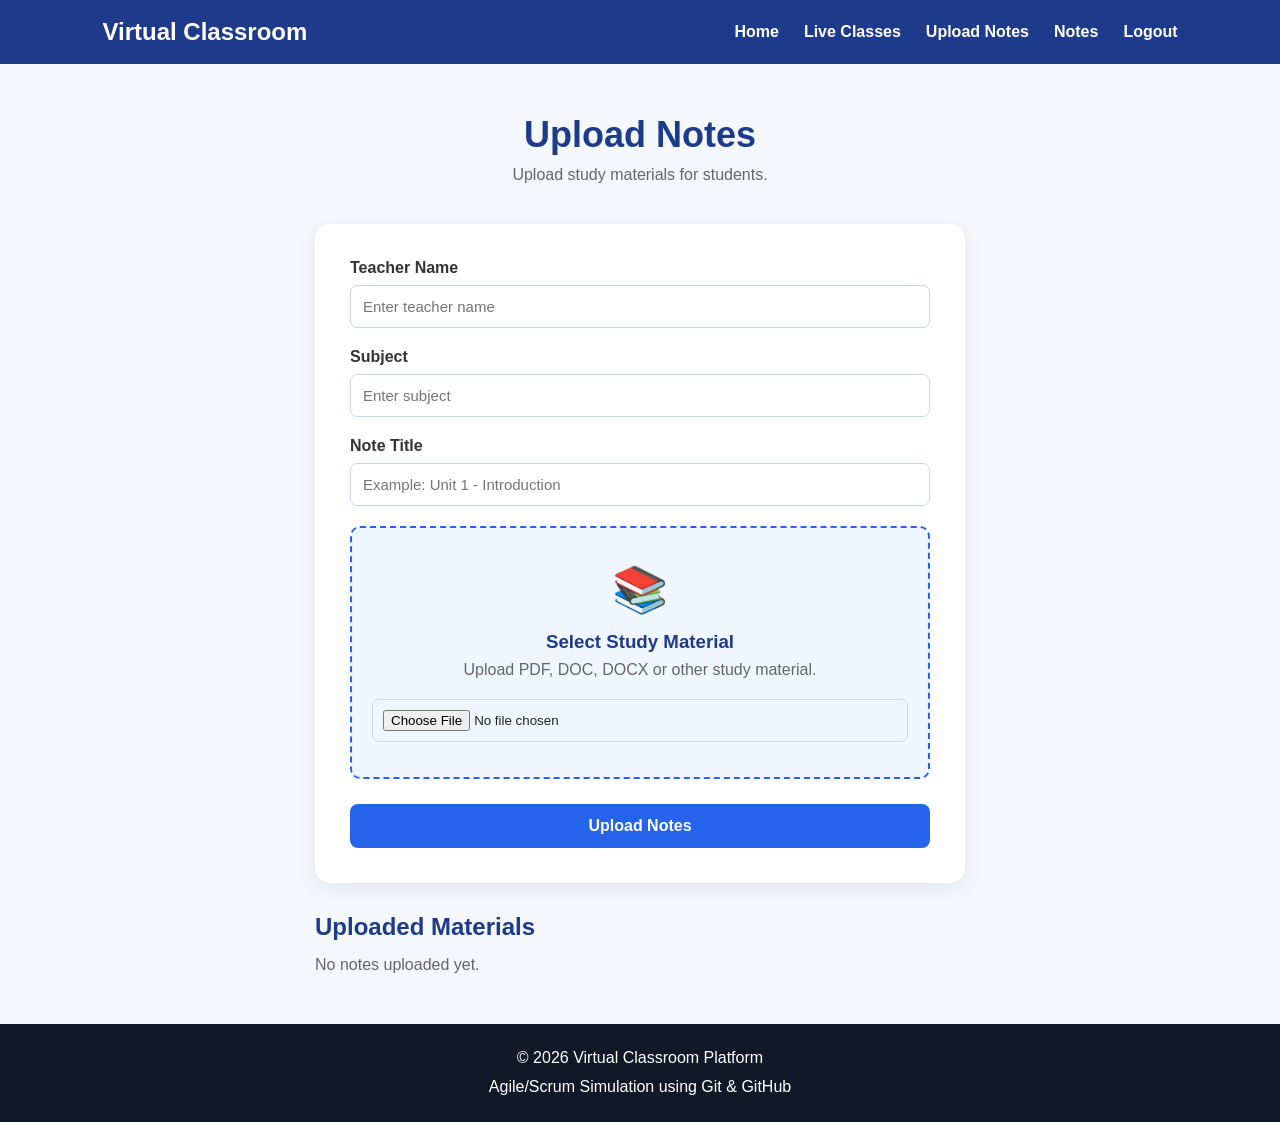
<file: upload-notes.html>
<!DOCTYPE html>
<html lang="en">

<head>

    <meta charset="UTF-8">

    <meta
        name="viewport"
        content="width=device-width, initial-scale=1.0"
    >

    <title>Upload Notes - Virtual Classroom</title>

    <link rel="stylesheet" href="style.css">

    <style>

        .notes-section {
            min-height: calc(100vh - 150px);

            padding: 50px 8%;

            background: #f4f7fb;
        }


        .page-title {
            text-align: center;

            color: #1e3a8a;

            margin-bottom: 10px;

            font-size: 36px;
        }


        .page-description {
            text-align: center;

            color: #666;

            margin-bottom: 40px;
        }


        .notes-container {
            max-width: 650px;

            margin: auto;
        }


        .upload-card {
            background: white;

            padding: 35px;

            border-radius: 15px;

            box-shadow:
                0 5px 20px
                rgba(0, 0, 0, 0.08);
        }


        .upload-area {
            border: 2px dashed #2563eb;

            border-radius: 10px;

            padding: 35px 20px;

            text-align: center;

            margin-bottom: 25px;

            background: #eff6ff;
        }


        .upload-icon {
            font-size: 45px;

            margin-bottom: 15px;
        }


        .upload-area h3 {
            color: #1e3a8a;

            margin-bottom: 8px;
        }


        .upload-area p {
            color: #666;

            margin-bottom: 20px;
        }


        .file-input {
            width: 100%;

            padding: 10px;

            border: 1px solid #cbd5e1;

            border-radius: 7px;
        }


        .success-message {
            display: none;

            background: #dcfce7;

            color: #166534;

            padding: 15px;

            border-radius: 8px;

            margin-top: 20px;

            text-align: center;
        }


        .uploaded-notes {
            margin-top: 30px;
        }


        .uploaded-notes h2 {
            color: #1e3a8a;

            margin-bottom: 15px;
        }


        .note-item {
            background: white;

            padding: 18px;

            border-radius: 10px;

            margin-bottom: 12px;

            box-shadow:
                0 3px 12px
                rgba(0, 0, 0, 0.06);

            display: flex;

            justify-content: space-between;

            align-items: center;
        }


        .note-name {
            font-weight: bold;

            color: #333;
        }


        .note-info {
            color: #777;

            font-size: 13px;

            margin-top: 5px;
        }


        .delete-btn {
            background: #dc2626;

            color: white;

            border: none;

            padding: 8px 12px;

            border-radius: 6px;

            cursor: pointer;
        }


        .delete-btn:hover {
            background: #b91c1c;
        }


        @media (max-width: 700px) {

            .notes-section {
                padding: 30px 5%;
            }


            .upload-card {
                padding: 25px;
            }


            .note-item {
                flex-direction: column;

                align-items: flex-start;

                gap: 12px;
            }

        }

    </style>

</head>


<body>


    <!-- Navigation -->

    <header>

        <div class="logo">
            Virtual Classroom
        </div>


        <nav>

            <a href="index.html">
                Home
            </a>

            <a href="live-class.html">
                Live Classes
            </a>

            <a href="upload-notes.html">
                Upload Notes
            </a>

            <a href="download-notes.html">
                Notes
            </a>

            <a href="login.html">
                Logout
            </a>

        </nav>

    </header>


    <!-- Upload Notes Section -->

    <section class="notes-section">

        <h1 class="page-title">
            Upload Notes
        </h1>


        <p class="page-description">
            Upload study materials for students.
        </p>


        <div class="notes-container">

            <div class="upload-card">


                <form id="uploadForm">


                    <!-- Teacher Name -->

                    <div class="form-group">

                        <label for="teacherName">
                            Teacher Name
                        </label>

                        <input
                            type="text"
                            id="teacherName"
                            placeholder="Enter teacher name"
                            required
                        >

                    </div>


                    <!-- Subject -->

                    <div class="form-group">

                        <label for="subject">
                            Subject
                        </label>

                        <input
                            type="text"
                            id="subject"
                            placeholder="Enter subject"
                            required
                        >

                    </div>


                    <!-- Note Title -->

                    <div class="form-group">

                        <label for="noteTitle">
                            Note Title
                        </label>

                        <input
                            type="text"
                            id="noteTitle"
                            placeholder="Example: Unit 1 - Introduction"
                            required
                        >

                    </div>


                    <!-- Upload Area -->

                    <div class="upload-area">

                        <div class="upload-icon">
                            📚
                        </div>


                        <h3>
                            Select Study Material
                        </h3>


                        <p>
                            Upload PDF, DOC, DOCX or other
                            study material.
                        </p>


                        <input
                            type="file"
                            id="noteFile"
                            class="file-input"
                            accept=".pdf,.doc,.docx,.txt,.ppt,.pptx"
                            required
                        >

                    </div>


                    <!-- Submit -->

                    <button
                        type="submit"
                        class="btn primary-btn login-btn"
                    >
                        Upload Notes
                    </button>


                </form>


                <!-- Success Message -->

                <div
                    id="successMessage"
                    class="success-message"
                >
                    Notes uploaded successfully!
                </div>


            </div>


            <!-- Uploaded Notes -->

            <div class="uploaded-notes">

                <h2>
                    Uploaded Materials
                </h2>


                <div id="notesList">

                    <!-- Notes appear here -->

                </div>

            </div>


        </div>

    </section>


    <!-- Footer -->

    <footer>

        <p>
            © 2026 Virtual Classroom Platform
        </p>


        <p>
            Agile/Scrum Simulation using Git & GitHub
        </p>

    </footer>


    <!-- JavaScript -->

    <script>

        const uploadForm =
            document.getElementById("uploadForm");


        const notesList =
            document.getElementById("notesList");


        const successMessage =
            document.getElementById("successMessage");


        /*
         * Load previously uploaded
         * note information.
         */

        let notes =
            JSON.parse(
                localStorage.getItem("notes")
            ) || [];


        displayNotes();


        /*
         * Upload Form
         */

        uploadForm.addEventListener(
            "submit",
            function(event) {

                event.preventDefault();


                const teacherName =
                    document
                        .getElementById("teacherName")
                        .value;


                const subject =
                    document
                        .getElementById("subject")
                        .value;


                const noteTitle =
                    document
                        .getElementById("noteTitle")
                        .value;


                const fileInput =
                    document
                        .getElementById("noteFile");


                const file =
                    fileInput.files[0];


                if (!file) {

                    alert(
                        "Please select a file."
                    );

                    return;

                }


                /*
                 * Store file information.
                 *
                 * For this frontend project,
                 * only the file details are stored.
                 */

                const note = {

                    id: Date.now(),

                    teacher:
                        teacherName,

                    subject:
                        subject,

                    title:
                        noteTitle,

                    fileName:
                        file.name,

                    fileSize:
                        formatFileSize(
                            file.size
                        ),

                    date:
                        new Date()
                            .toLocaleDateString()

                };


                notes.push(note);


                localStorage.setItem(
                    "notes",
                    JSON.stringify(notes)
                );


                successMessage.style.display =
                    "block";


                uploadForm.reset();


                displayNotes();


                setTimeout(
                    function() {

                        successMessage.style.display =
                            "none";

                    },
                    3000
                );

            }
        );


        /*
         * Display Notes
         */

        function displayNotes() {

            notesList.innerHTML = "";


            if (notes.length === 0) {

                notesList.innerHTML = `

                    <p style="color:#666;">
                        No notes uploaded yet.
                    </p>

                `;

                return;

            }


            notes.forEach(
                function(note) {

                    const noteElement =
                        document.createElement(
                            "div"
                        );


                    noteElement.className =
                        "note-item";


                    noteElement.innerHTML = `

                        <div>

                            <div class="note-name">
                                📄 ${note.title}
                            </div>

                            <div class="note-info">
                                Subject:
                                ${note.subject}
                            </div>

                            <div class="note-info">
                                Teacher:
                                ${note.teacher}
                            </div>

                            <div class="note-info">
                                File:
                                ${note.fileName}
                                (${note.fileSize})
                            </div>

                            <div class="note-info">
                                Uploaded:
                                ${note.date}
                            </div>

                        </div>


                        <button
                            class="delete-btn"
                            onclick="deleteNote(${note.id})"
                        >
                            Delete
                        </button>

                    `;


                    notesList.appendChild(
                        noteElement
                    );

                }
            );

        }


        /*
         * Delete Note
         */

        function deleteNote(id) {

            const confirmDelete =
                confirm(
                    "Delete this note?"
                );


            if (!confirmDelete) {
                return;
            }


            notes =
                notes.filter(
                    function(note) {

                        return note.id !== id;

                    }
                );


            localStorage.setItem(
                "notes",
                JSON.stringify(notes)
            );


            displayNotes();

        }


        /*
         * Format File Size
         */

        function formatFileSize(bytes) {

            if (bytes === 0) {
                return "0 Bytes";
            }


            const units = [
                "Bytes",
                "KB",
                "MB",
                "GB"
            ];


            const index =
                Math.floor(
                    Math.log(bytes) /
                    Math.log(1024)
                );


            return (
                parseFloat(
                    (
                        bytes /
                        Math.pow(
                            1024,
                            index
                        )
                    ).toFixed(2)
                )
                +
                " "
                +
                units[index]
            );

        }

    </script>


</body>

</html>
</file>
<file: style.css>
/* ============================================
   VIRTUAL CLASSROOM PLATFORM
   Main Stylesheet
   ============================================ */


/* ============================================
   RESET
   ============================================ */

* {
    margin: 0;
    padding: 0;
    box-sizing: border-box;
}


/* ============================================
   BODY
   ============================================ */

body {
    font-family: Arial, Helvetica, sans-serif;
    background: #f4f7fb;
    color: #222;
    min-height: 100vh;
}


/* ============================================
   NAVIGATION BAR
   ============================================ */

header {
    width: 100%;
    background: #1e3a8a;
    color: white;

    padding: 18px 8%;

    display: flex;
    justify-content: space-between;
    align-items: center;
}


.logo {
    font-size: 24px;
    font-weight: bold;
}


nav {
    display: flex;
    align-items: center;
    gap: 25px;
}


nav a {
    color: white;
    text-decoration: none;
    font-weight: bold;

    transition: 0.3s;
}


nav a:hover {
    color: #93c5fd;
}


/* ============================================
   HERO SECTION
   ============================================ */

.hero {
    min-height: 75vh;

    display: flex;
    justify-content: center;
    align-items: center;

    text-align: center;

    padding: 50px 20px;

    background:
        linear-gradient(
            135deg,
            #dbeafe,
            #eff6ff
        );
}


.hero-content {
    max-width: 800px;
}


.hero h1 {
    font-size: 48px;
    color: #1e3a8a;

    margin-bottom: 20px;
}


.hero p {
    font-size: 19px;
    line-height: 1.7;

    color: #555;

    margin-bottom: 30px;
}


/* ============================================
   BUTTONS
   ============================================ */

.hero-buttons {
    display: flex;
    justify-content: center;
    gap: 15px;
}


.btn {
    display: inline-block;

    padding: 13px 25px;

    border-radius: 8px;

    text-decoration: none;

    font-weight: bold;

    border: none;

    cursor: pointer;

    transition: 0.3s;
}


.primary-btn {
    background: #2563eb;
    color: white;
}


.primary-btn:hover {
    background: #1d4ed8;

    transform: translateY(-2px);
}


.secondary-btn {
    background: white;
    color: #2563eb;

    border: 2px solid #2563eb;
}


.secondary-btn:hover {
    background: #2563eb;
    color: white;
}


/* ============================================
   FEATURES SECTION
   ============================================ */

.features {
    padding: 60px 8%;
    background: white;
}


.features h2 {
    text-align: center;

    color: #1e3a8a;

    margin-bottom: 40px;

    font-size: 32px;
}


.feature-container {
    display: grid;

    grid-template-columns:
        repeat(
            auto-fit,
            minmax(220px, 1fr)
        );

    gap: 25px;
}


.feature-card {
    background: #f8fafc;

    padding: 30px;

    border-radius: 12px;

    text-align: center;

    box-shadow:
        0 4px 15px
        rgba(0, 0, 0, 0.08);

    transition: 0.3s;
}


.feature-card:hover {
    transform: translateY(-8px);

    box-shadow:
        0 8px 25px
        rgba(0, 0, 0, 0.12);
}


.feature-icon {
    font-size: 40px;

    margin-bottom: 15px;
}


.feature-card h3 {
    color: #2563eb;

    margin-bottom: 12px;
}


.feature-card p {
    color: #666;

    line-height: 1.6;
}


/* ============================================
   AUTHENTICATION SECTION
   Used by login.html and register.html
   ============================================ */

.auth-section {
    min-height: calc(100vh - 150px);

    display: flex;

    justify-content: center;
    align-items: center;

    padding: 50px 20px;

    background:
        linear-gradient(
            135deg,
            #dbeafe,
            #f8fafc
        );
}


.auth-container {
    width: 100%;
    max-width: 500px;

    background: white;

    padding: 40px;

    border-radius: 15px;

    box-shadow:
        0 10px 35px
        rgba(0, 0, 0, 0.10);
}


.auth-container h1 {
    text-align: center;

    color: #1e3a8a;

    margin-bottom: 10px;
}


.auth-subtitle {
    text-align: center;

    color: #666;

    margin-bottom: 30px;
}


/* ============================================
   FORM
   ============================================ */

.form-group {
    margin-bottom: 20px;
}


.form-group label {
    display: block;

    margin-bottom: 8px;

    font-weight: bold;

    color: #333;
}


.form-group input,
.form-group select,
.form-group textarea {
    width: 100%;

    padding: 12px;

    border: 1px solid #cbd5e1;

    border-radius: 7px;

    font-size: 15px;

    outline: none;

    transition: 0.3s;
}


.form-group input:focus,
.form-group select:focus,
.form-group textarea:focus {
    border-color: #2563eb;

    box-shadow:
        0 0 0 3px
        rgba(37, 99, 235, 0.10);
}


/* ============================================
   REMEMBER / CHECKBOX
   ============================================ */

.remember {
    display: flex;

    align-items: center;

    gap: 8px;

    margin-bottom: 20px;

    font-size: 14px;
}


.remember input {
    width: 16px;
    height: 16px;
}


.remember label {
    cursor: pointer;
}


/* ============================================
   LOGIN BUTTON
   ============================================ */

.login-btn {
    width: 100%;

    font-size: 16px;

    padding: 13px;
}


/* ============================================
   AUTH LINKS
   ============================================ */

.auth-link {
    text-align: center;

    margin-top: 25px;

    color: #666;
}


.auth-link a {
    color: #2563eb;

    text-decoration: none;

    font-weight: bold;
}


.auth-link a:hover {
    text-decoration: underline;
}


/* ============================================
   FOOTER
   ============================================ */

footer {
    background: #111827;

    color: white;

    text-align: center;

    padding: 20px;

    line-height: 1.8;
}


/* ============================================
   RESPONSIVE DESIGN
   ============================================ */

@media (max-width: 700px) {

    header {
        flex-direction: column;

        gap: 15px;

        text-align: center;
    }


    nav {
        gap: 12px;

        flex-wrap: wrap;

        justify-content: center;
    }


    .hero h1 {
        font-size: 35px;
    }


    .hero p {
        font-size: 16px;
    }


    .hero-buttons {
        flex-direction: column;

        align-items: center;
    }


    .hero-buttons .btn {
        width: 200px;
    }


    .auth-container {
        padding: 25px;
    }

}
</file>
